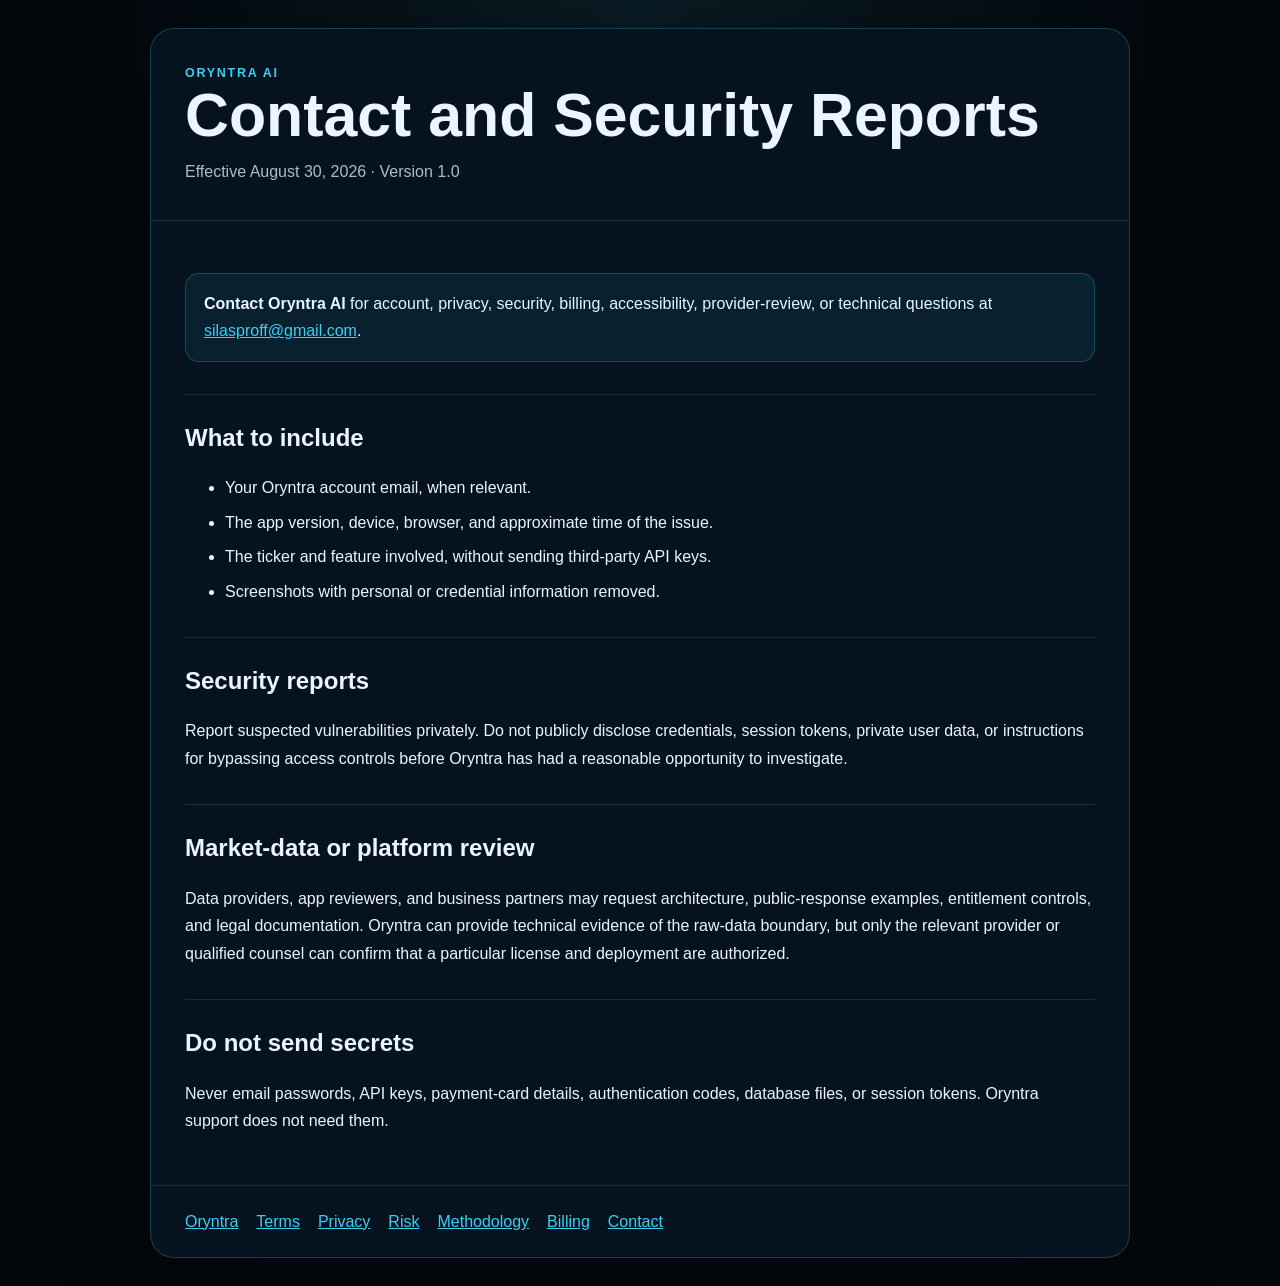
<file: server/frontend/legal/contact.html>
<html lang="en"><head><meta charset="utf-8"><meta name="viewport" content="width=device-width,initial-scale=1"><meta name="theme-color" content="#03070c"><meta name="description" content="How to contact Oryntra AI safely."><title>Contact and Security Reports | Oryntra AI</title><style>
:root{color-scheme:dark;--bg:#03070c;--panel:#07131f;--border:rgba(56,207,243,.24);--accent:#38cff3;--text:#eaf5ff;--muted:#a9bdcc;--warn:#fb7185;--ok:#2dd4bf}
*{box-sizing:border-box}body{margin:0;padding:28px 16px;background:radial-gradient(circle at top,rgba(56,207,243,.10),transparent 34rem),var(--bg);color:var(--text);font:16px/1.72 -apple-system,BlinkMacSystemFont,"Segoe UI",sans-serif}.shell{max-width:980px;margin:auto;background:rgba(7,19,31,.97);border:1px solid var(--border);border-radius:24px;overflow:hidden;box-shadow:0 28px 90px rgba(0,0,0,.35)}header{padding:34px;border-bottom:1px solid rgba(255,255,255,.1)}main{padding:34px}h1{font-size:clamp(2.2rem,6vw,3.8rem);margin:0 0 10px;line-height:1.05}h2{margin:32px 0 10px;padding-top:22px;border-top:1px solid rgba(255,255,255,.1)}h3{margin:20px 0 8px}.kicker{color:var(--accent);font-weight:800;letter-spacing:.14em;text-transform:uppercase;font-size:.78rem}.meta,.muted{color:var(--muted)}.notice,.warning,.success{padding:16px 18px;border-radius:14px;margin:18px 0}.notice{background:rgba(56,207,243,.08);border:1px solid var(--border)}.warning{background:rgba(251,113,133,.08);border:1px solid rgba(251,113,133,.45)}.success{background:rgba(45,212,191,.07);border:1px solid rgba(45,212,191,.3)}a{color:var(--accent)}li{margin:7px 0}code{background:rgba(255,255,255,.07);padding:.1rem .35rem;border-radius:5px}.toc{display:grid;grid-template-columns:repeat(auto-fit,minmax(220px,1fr));gap:8px 18px;padding:18px;border:1px solid rgba(255,255,255,.1);border-radius:16px;margin-bottom:28px}.toc a{text-decoration:none}footer{padding:22px 34px;border-top:1px solid rgba(255,255,255,.1);color:var(--muted)}footer nav{display:flex;flex-wrap:wrap;gap:12px 18px}@media(max-width:620px){header,main,footer{padding:22px}.shell{border-radius:18px}}
</style></head><body><article class="shell"><header><div class="kicker">Oryntra AI</div><h1>Contact and Security Reports</h1><div class="meta">Effective August 30, 2026 · Version 1.0</div></header><main>
<div class="notice"><strong>Contact Oryntra AI</strong> for account, privacy, security, billing, accessibility, provider-review, or technical questions at <a href="mailto:silasproff@gmail.com">silasproff@gmail.com</a>.</div>
<h2>What to include</h2><ul><li>Your Oryntra account email, when relevant.</li><li>The app version, device, browser, and approximate time of the issue.</li><li>The ticker and feature involved, without sending third-party API keys.</li><li>Screenshots with personal or credential information removed.</li></ul>
<h2>Security reports</h2><p>Report suspected vulnerabilities privately. Do not publicly disclose credentials, session tokens, private user data, or instructions for bypassing access controls before Oryntra has had a reasonable opportunity to investigate.</p>
<h2>Market-data or platform review</h2><p>Data providers, app reviewers, and business partners may request architecture, public-response examples, entitlement controls, and legal documentation. Oryntra can provide technical evidence of the raw-data boundary, but only the relevant provider or qualified counsel can confirm that a particular license and deployment are authorized.</p>
<h2>Do not send secrets</h2><p>Never email passwords, API keys, payment-card details, authentication codes, database files, or session tokens. Oryntra support does not need them.</p>
</main><footer><nav><a href="/">Oryntra</a><a href="/legal/terms">Terms</a><a href="/legal/privacy">Privacy</a><a href="/legal/risk-disclaimer">Risk</a><a href="/legal/methodology">Methodology</a><a href="/legal/refund">Billing</a><a href="/legal/contact">Contact</a></nav></footer></article></body></html>
</file>
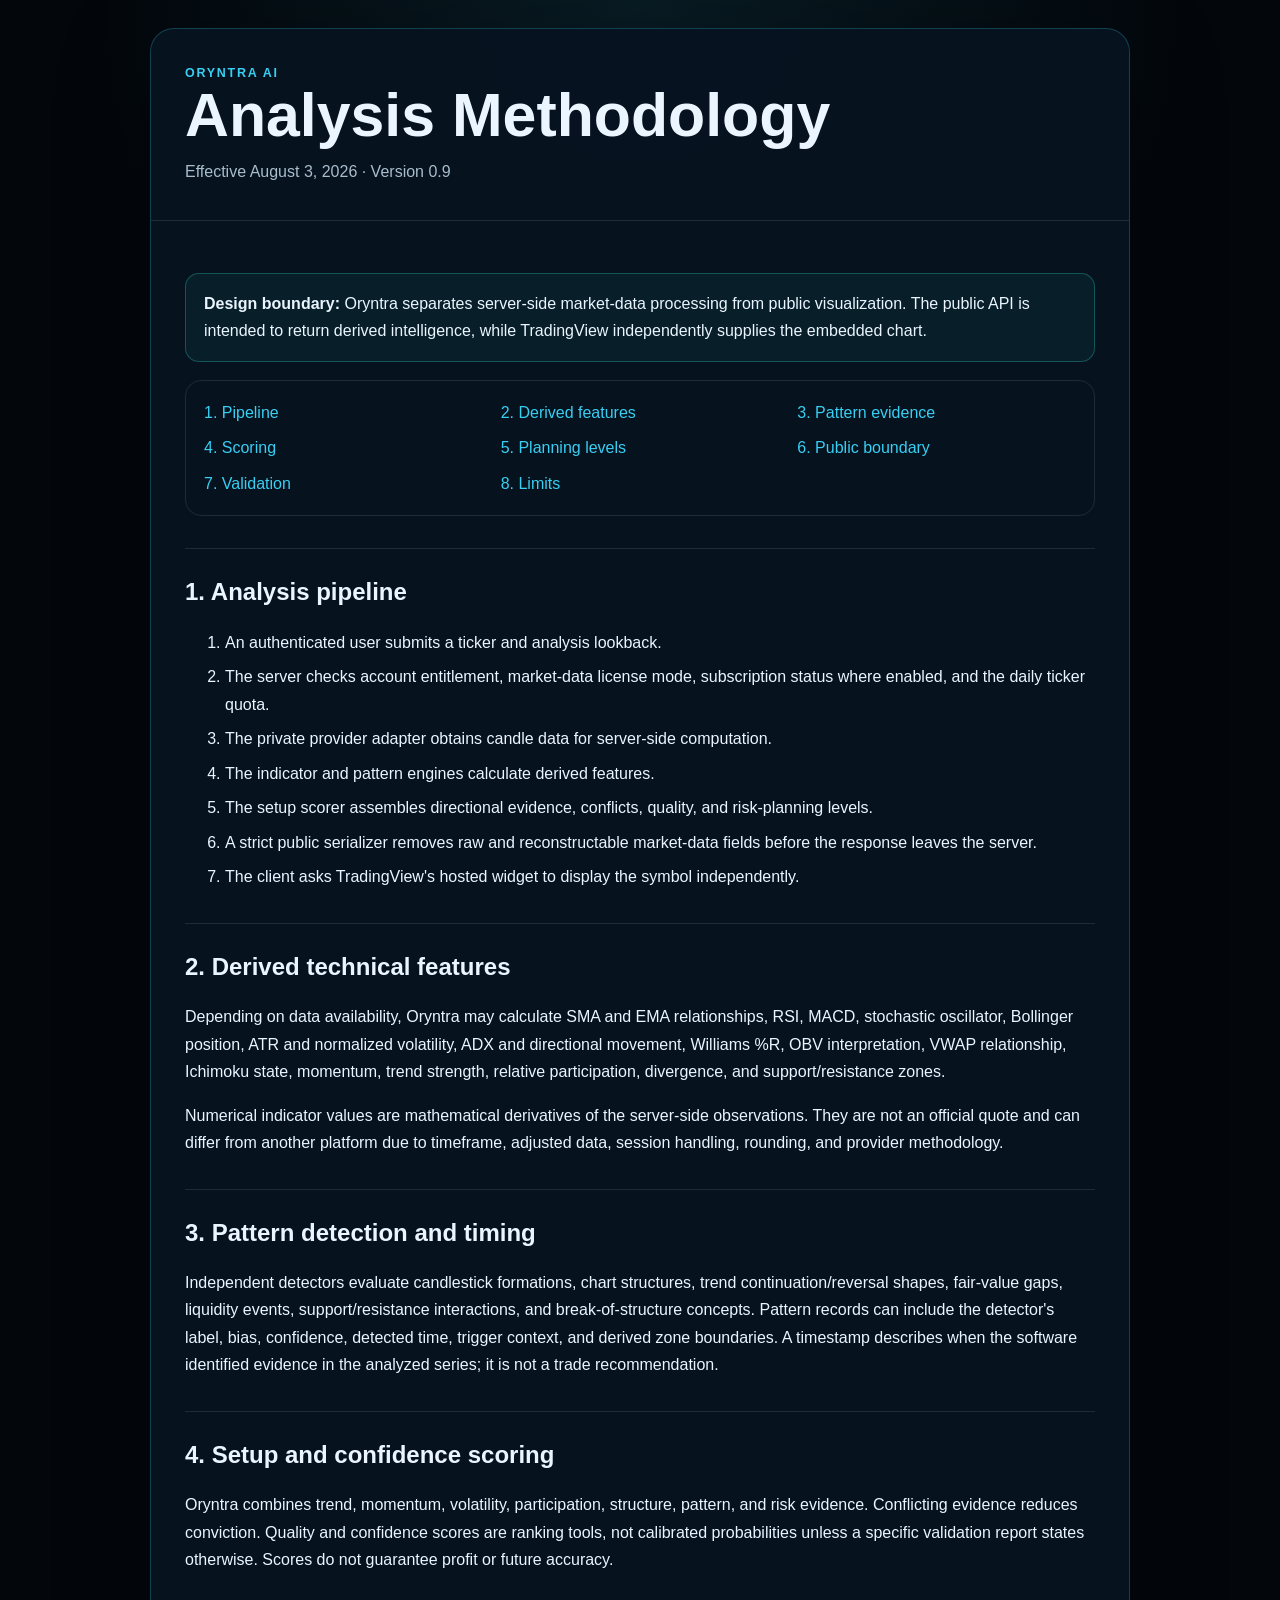
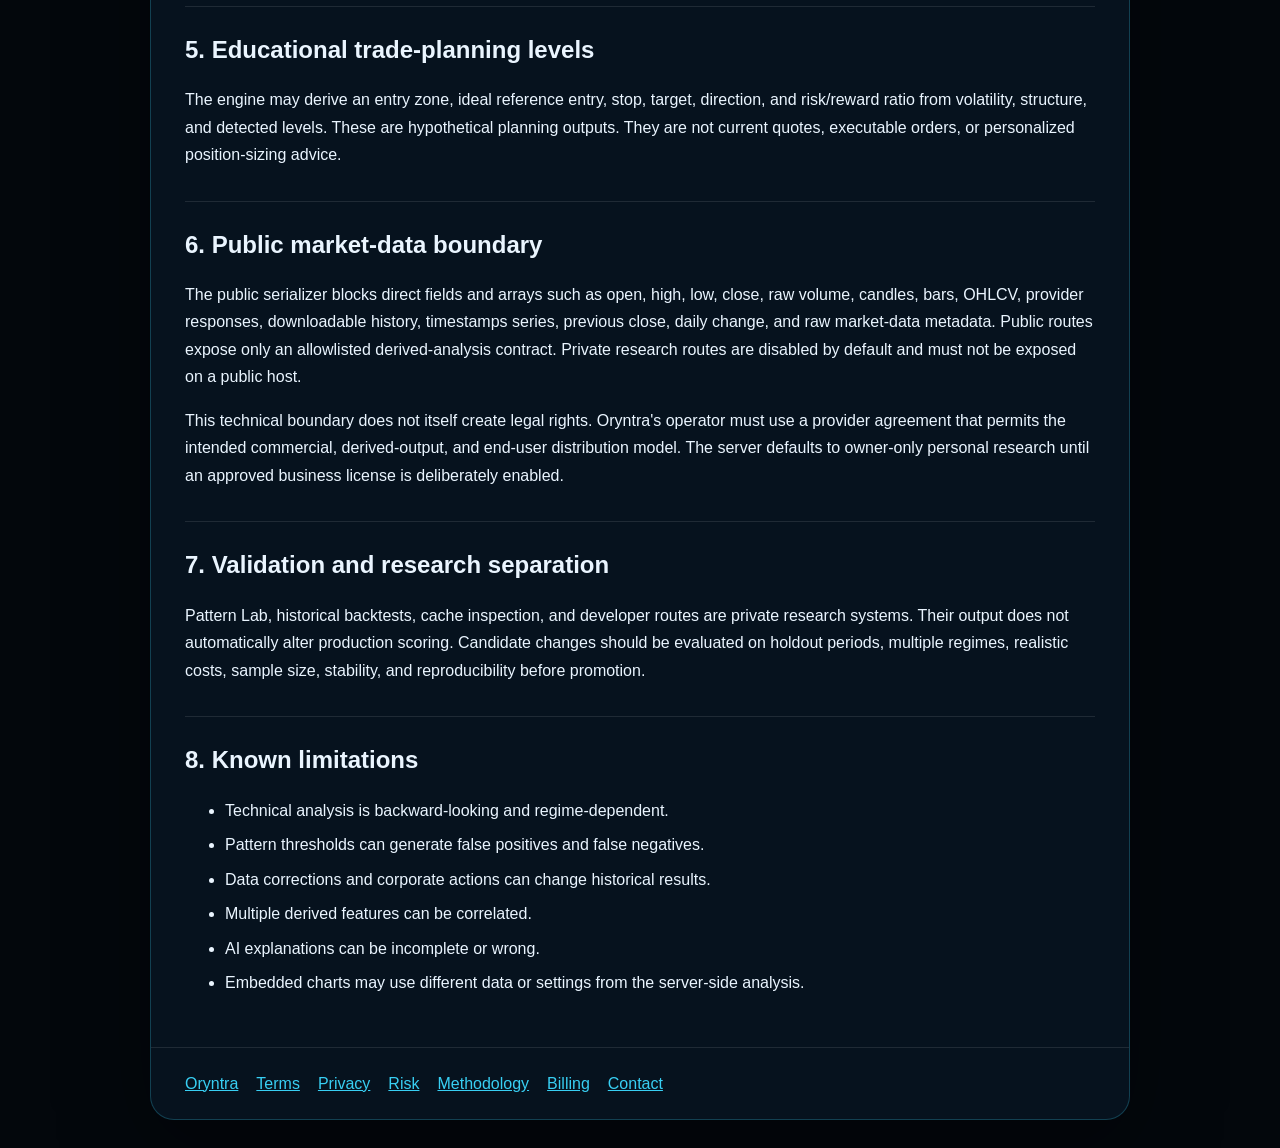
<file: server/frontend/legal/methodology.html>
<html lang="en"><head><meta charset="utf-8"><meta name="viewport" content="width=device-width,initial-scale=1"><meta name="theme-color" content="#03070c"><meta name="description" content="How Oryntra processes market data and publishes derived analysis."><title>Analysis Methodology | Oryntra AI</title><style>
:root{color-scheme:dark;--bg:#03070c;--panel:#07131f;--border:rgba(56,207,243,.24);--accent:#38cff3;--text:#eaf5ff;--muted:#a9bdcc;--warn:#fb7185;--ok:#2dd4bf}
*{box-sizing:border-box}body{margin:0;padding:28px 16px;background:radial-gradient(circle at top,rgba(56,207,243,.10),transparent 34rem),var(--bg);color:var(--text);font:16px/1.72 -apple-system,BlinkMacSystemFont,"Segoe UI",sans-serif}.shell{max-width:980px;margin:auto;background:rgba(7,19,31,.97);border:1px solid var(--border);border-radius:24px;overflow:hidden;box-shadow:0 28px 90px rgba(0,0,0,.35)}header{padding:34px;border-bottom:1px solid rgba(255,255,255,.1)}main{padding:34px}h1{font-size:clamp(2.2rem,6vw,3.8rem);margin:0 0 10px;line-height:1.05}h2{margin:32px 0 10px;padding-top:22px;border-top:1px solid rgba(255,255,255,.1)}h3{margin:20px 0 8px}.kicker{color:var(--accent);font-weight:800;letter-spacing:.14em;text-transform:uppercase;font-size:.78rem}.meta,.muted{color:var(--muted)}.notice,.warning,.success{padding:16px 18px;border-radius:14px;margin:18px 0}.notice{background:rgba(56,207,243,.08);border:1px solid var(--border)}.warning{background:rgba(251,113,133,.08);border:1px solid rgba(251,113,133,.45)}.success{background:rgba(45,212,191,.07);border:1px solid rgba(45,212,191,.3)}a{color:var(--accent)}li{margin:7px 0}code{background:rgba(255,255,255,.07);padding:.1rem .35rem;border-radius:5px}.toc{display:grid;grid-template-columns:repeat(auto-fit,minmax(220px,1fr));gap:8px 18px;padding:18px;border:1px solid rgba(255,255,255,.1);border-radius:16px;margin-bottom:28px}.toc a{text-decoration:none}footer{padding:22px 34px;border-top:1px solid rgba(255,255,255,.1);color:var(--muted)}footer nav{display:flex;flex-wrap:wrap;gap:12px 18px}@media(max-width:620px){header,main,footer{padding:22px}.shell{border-radius:18px}}
</style></head><body><article class="shell"><header><div class="kicker">Oryntra AI</div><h1>Analysis Methodology</h1><div class="meta">Effective August 3, 2026 · Version 0.9</div></header><main>
<div class="success"><strong>Design boundary:</strong> Oryntra separates server-side market-data processing from public visualization. The public API is intended to return derived intelligence, while TradingView independently supplies the embedded chart.</div>
<nav class="toc"><a href="#pipeline">1. Pipeline</a><a href="#features">2. Derived features</a><a href="#patterns">3. Pattern evidence</a><a href="#scoring">4. Scoring</a><a href="#plan">5. Planning levels</a><a href="#boundary">6. Public boundary</a><a href="#validation">7. Validation</a><a href="#limits">8. Limits</a></nav>
<h2 id="pipeline">1. Analysis pipeline</h2><ol><li>An authenticated user submits a ticker and analysis lookback.</li><li>The server checks account entitlement, market-data license mode, subscription status where enabled, and the daily ticker quota.</li><li>The private provider adapter obtains candle data for server-side computation.</li><li>The indicator and pattern engines calculate derived features.</li><li>The setup scorer assembles directional evidence, conflicts, quality, and risk-planning levels.</li><li>A strict public serializer removes raw and reconstructable market-data fields before the response leaves the server.</li><li>The client asks TradingView's hosted widget to display the symbol independently.</li></ol>
<h2 id="features">2. Derived technical features</h2><p>Depending on data availability, Oryntra may calculate SMA and EMA relationships, RSI, MACD, stochastic oscillator, Bollinger position, ATR and normalized volatility, ADX and directional movement, Williams %R, OBV interpretation, VWAP relationship, Ichimoku state, momentum, trend strength, relative participation, divergence, and support/resistance zones.</p><p>Numerical indicator values are mathematical derivatives of the server-side observations. They are not an official quote and can differ from another platform due to timeframe, adjusted data, session handling, rounding, and provider methodology.</p>
<h2 id="patterns">3. Pattern detection and timing</h2><p>Independent detectors evaluate candlestick formations, chart structures, trend continuation/reversal shapes, fair-value gaps, liquidity events, support/resistance interactions, and break-of-structure concepts. Pattern records can include the detector's label, bias, confidence, detected time, trigger context, and derived zone boundaries. A timestamp describes when the software identified evidence in the analyzed series; it is not a trade recommendation.</p>
<h2 id="scoring">4. Setup and confidence scoring</h2><p>Oryntra combines trend, momentum, volatility, participation, structure, pattern, and risk evidence. Conflicting evidence reduces conviction. Quality and confidence scores are ranking tools, not calibrated probabilities unless a specific validation report states otherwise. Scores do not guarantee profit or future accuracy.</p>
<h2 id="plan">5. Educational trade-planning levels</h2><p>The engine may derive an entry zone, ideal reference entry, stop, target, direction, and risk/reward ratio from volatility, structure, and detected levels. These are hypothetical planning outputs. They are not current quotes, executable orders, or personalized position-sizing advice.</p>
<h2 id="boundary">6. Public market-data boundary</h2><p>The public serializer blocks direct fields and arrays such as open, high, low, close, raw volume, candles, bars, OHLCV, provider responses, downloadable history, timestamps series, previous close, daily change, and raw market-data metadata. Public routes expose only an allowlisted derived-analysis contract. Private research routes are disabled by default and must not be exposed on a public host.</p><p>This technical boundary does not itself create legal rights. Oryntra's operator must use a provider agreement that permits the intended commercial, derived-output, and end-user distribution model. The server defaults to owner-only personal research until an approved business license is deliberately enabled.</p>
<h2 id="validation">7. Validation and research separation</h2><p>Pattern Lab, historical backtests, cache inspection, and developer routes are private research systems. Their output does not automatically alter production scoring. Candidate changes should be evaluated on holdout periods, multiple regimes, realistic costs, sample size, stability, and reproducibility before promotion.</p>
<h2 id="limits">8. Known limitations</h2><ul><li>Technical analysis is backward-looking and regime-dependent.</li><li>Pattern thresholds can generate false positives and false negatives.</li><li>Data corrections and corporate actions can change historical results.</li><li>Multiple derived features can be correlated.</li><li>AI explanations can be incomplete or wrong.</li><li>Embedded charts may use different data or settings from the server-side analysis.</li></ul>
</main><footer><nav><a href="/">Oryntra</a><a href="/legal/terms">Terms</a><a href="/legal/privacy">Privacy</a><a href="/legal/risk-disclaimer">Risk</a><a href="/legal/methodology">Methodology</a><a href="/legal/refund">Billing</a><a href="/legal/contact">Contact</a></nav></footer></article></body></html>
</file>
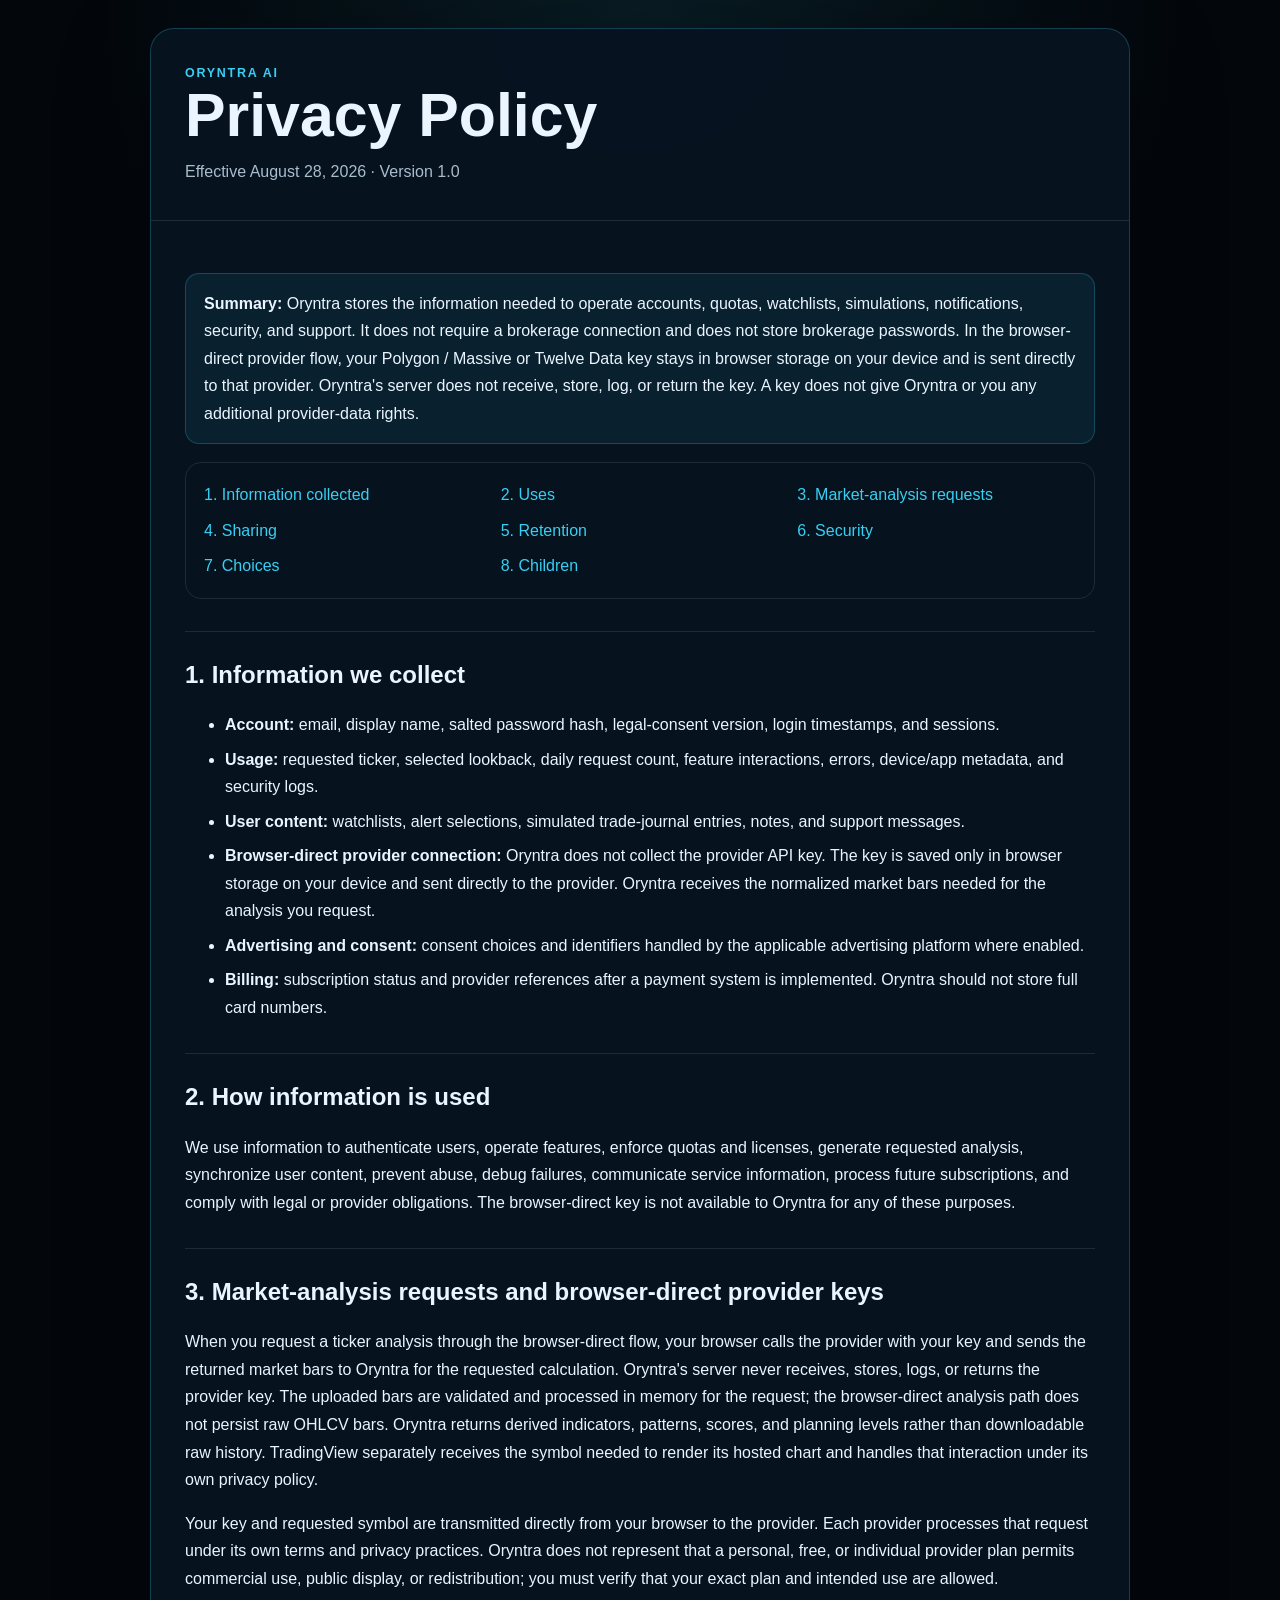
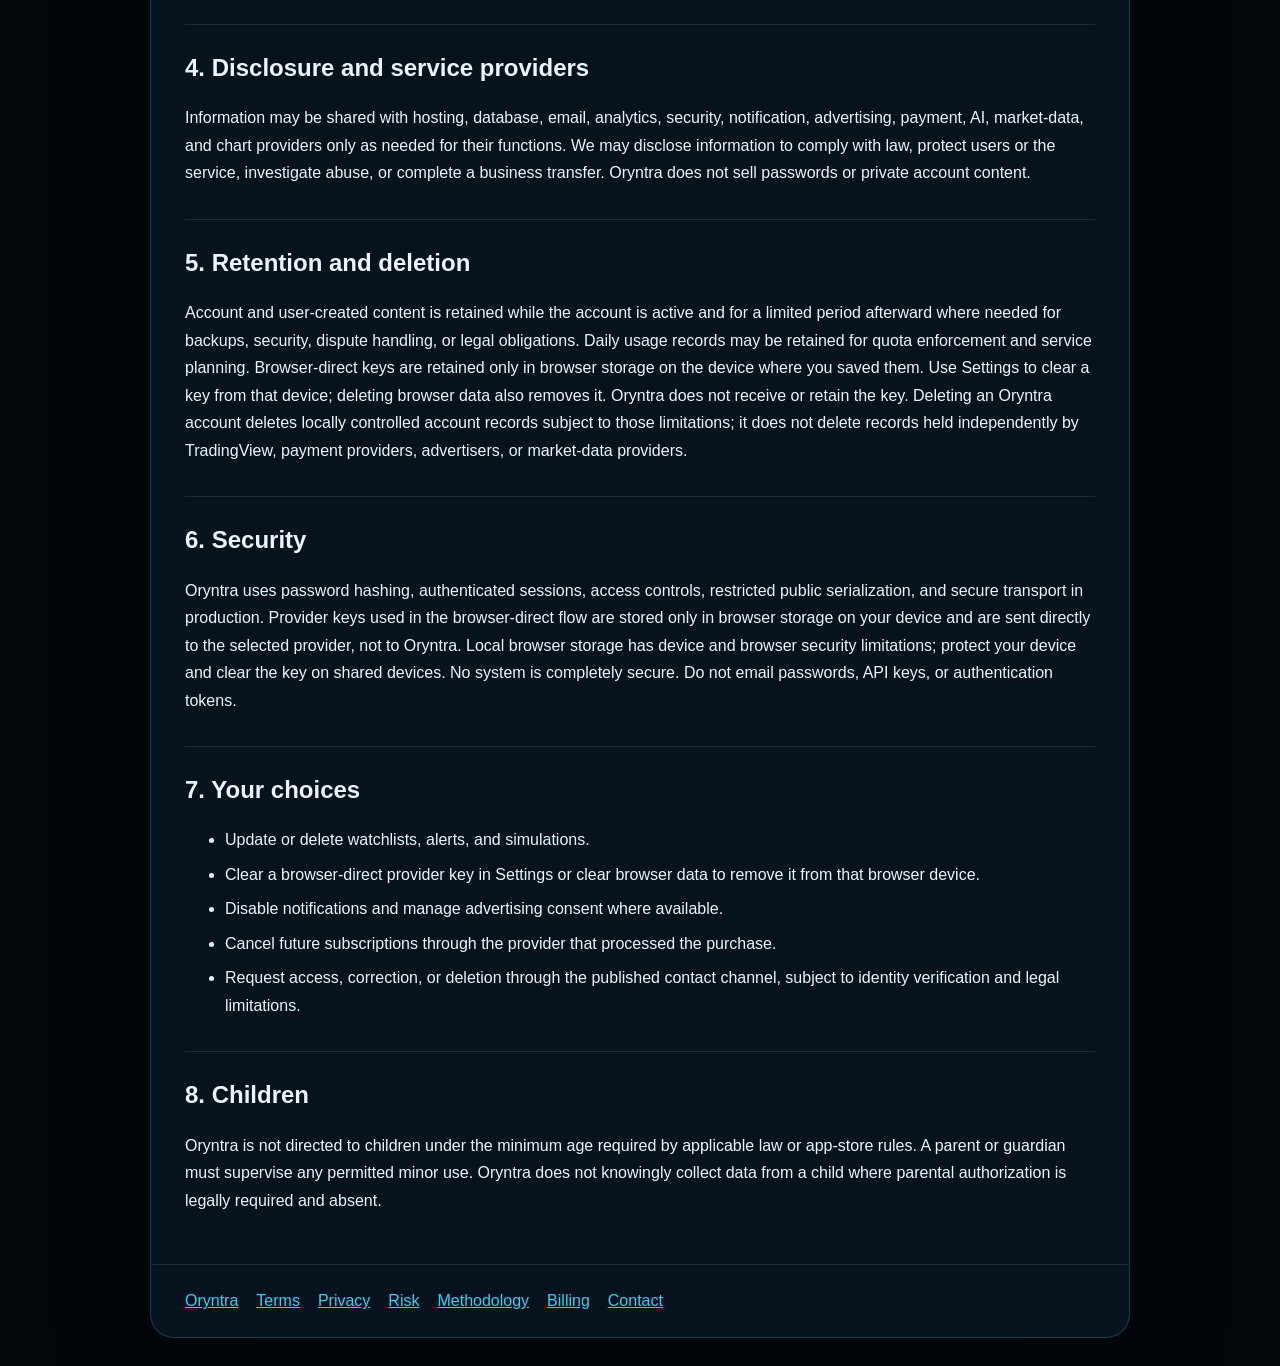
<file: server/frontend/legal/privacy.html>
<html lang="en"><head><meta charset="utf-8"><meta name="viewport" content="width=device-width,initial-scale=1"><meta name="theme-color" content="#03070c"><meta name="description" content="How Oryntra handles account, usage, analysis, and service data."><title>Privacy Policy | Oryntra AI</title><style>
:root{color-scheme:dark;--bg:#03070c;--panel:#07131f;--border:rgba(56,207,243,.24);--accent:#38cff3;--text:#eaf5ff;--muted:#a9bdcc;--warn:#fb7185;--ok:#2dd4bf}
*{box-sizing:border-box}body{margin:0;padding:28px 16px;background:radial-gradient(circle at top,rgba(56,207,243,.10),transparent 34rem),var(--bg);color:var(--text);font:16px/1.72 -apple-system,BlinkMacSystemFont,"Segoe UI",sans-serif}.shell{max-width:980px;margin:auto;background:rgba(7,19,31,.97);border:1px solid var(--border);border-radius:24px;overflow:hidden;box-shadow:0 28px 90px rgba(0,0,0,.35)}header{padding:34px;border-bottom:1px solid rgba(255,255,255,.1)}main{padding:34px}h1{font-size:clamp(2.2rem,6vw,3.8rem);margin:0 0 10px;line-height:1.05}h2{margin:32px 0 10px;padding-top:22px;border-top:1px solid rgba(255,255,255,.1)}h3{margin:20px 0 8px}.kicker{color:var(--accent);font-weight:800;letter-spacing:.14em;text-transform:uppercase;font-size:.78rem}.meta,.muted{color:var(--muted)}.notice,.warning,.success{padding:16px 18px;border-radius:14px;margin:18px 0}.notice{background:rgba(56,207,243,.08);border:1px solid var(--border)}.warning{background:rgba(251,113,133,.08);border:1px solid rgba(251,113,133,.45)}.success{background:rgba(45,212,191,.07);border:1px solid rgba(45,212,191,.3)}a{color:var(--accent)}li{margin:7px 0}code{background:rgba(255,255,255,.07);padding:.1rem .35rem;border-radius:5px}.toc{display:grid;grid-template-columns:repeat(auto-fit,minmax(220px,1fr));gap:8px 18px;padding:18px;border:1px solid rgba(255,255,255,.1);border-radius:16px;margin-bottom:28px}.toc a{text-decoration:none}footer{padding:22px 34px;border-top:1px solid rgba(255,255,255,.1);color:var(--muted)}footer nav{display:flex;flex-wrap:wrap;gap:12px 18px}@media(max-width:620px){header,main,footer{padding:22px}.shell{border-radius:18px}}
</style></head><body><article class="shell"><header><div class="kicker">Oryntra AI</div><h1>Privacy Policy</h1><div class="meta">Effective August 28, 2026 · Version 1.0</div></header><main>
<div class="notice"><strong>Summary:</strong> Oryntra stores the information needed to operate accounts, quotas, watchlists, simulations, notifications, security, and support. It does not require a brokerage connection and does not store brokerage passwords. In the browser-direct provider flow, your Polygon / Massive or Twelve Data key stays in browser storage on your device and is sent directly to that provider. Oryntra's server does not receive, store, log, or return the key. A key does not give Oryntra or you any additional provider-data rights.</div>
<nav class="toc"><a href="#collect">1. Information collected</a><a href="#use">2. Uses</a><a href="#market">3. Market-analysis requests</a><a href="#share">4. Sharing</a><a href="#retention">5. Retention</a><a href="#security">6. Security</a><a href="#choices">7. Choices</a><a href="#children">8. Children</a></nav>
<h2 id="collect">1. Information we collect</h2><ul><li><strong>Account:</strong> email, display name, salted password hash, legal-consent version, login timestamps, and sessions.</li><li><strong>Usage:</strong> requested ticker, selected lookback, daily request count, feature interactions, errors, device/app metadata, and security logs.</li><li><strong>User content:</strong> watchlists, alert selections, simulated trade-journal entries, notes, and support messages.</li><li><strong>Browser-direct provider connection:</strong> Oryntra does not collect the provider API key. The key is saved only in browser storage on your device and sent directly to the provider. Oryntra receives the normalized market bars needed for the analysis you request.</li><li><strong>Advertising and consent:</strong> consent choices and identifiers handled by the applicable advertising platform where enabled.</li><li><strong>Billing:</strong> subscription status and provider references after a payment system is implemented. Oryntra should not store full card numbers.</li></ul>
<h2 id="use">2. How information is used</h2><p>We use information to authenticate users, operate features, enforce quotas and licenses, generate requested analysis, synchronize user content, prevent abuse, debug failures, communicate service information, process future subscriptions, and comply with legal or provider obligations. The browser-direct key is not available to Oryntra for any of these purposes.</p>
<h2 id="market">3. Market-analysis requests and browser-direct provider keys</h2><p>When you request a ticker analysis through the browser-direct flow, your browser calls the provider with your key and sends the returned market bars to Oryntra for the requested calculation. Oryntra's server never receives, stores, logs, or returns the provider key. The uploaded bars are validated and processed in memory for the request; the browser-direct analysis path does not persist raw OHLCV bars. Oryntra returns derived indicators, patterns, scores, and planning levels rather than downloadable raw history. TradingView separately receives the symbol needed to render its hosted chart and handles that interaction under its own privacy policy.</p><p>Your key and requested symbol are transmitted directly from your browser to the provider. Each provider processes that request under its own terms and privacy practices. Oryntra does not represent that a personal, free, or individual provider plan permits commercial use, public display, or redistribution; you must verify that your exact plan and intended use are allowed.</p>
<h2 id="share">4. Disclosure and service providers</h2><p>Information may be shared with hosting, database, email, analytics, security, notification, advertising, payment, AI, market-data, and chart providers only as needed for their functions. We may disclose information to comply with law, protect users or the service, investigate abuse, or complete a business transfer. Oryntra does not sell passwords or private account content.</p>
<h2 id="retention">5. Retention and deletion</h2><p>Account and user-created content is retained while the account is active and for a limited period afterward where needed for backups, security, dispute handling, or legal obligations. Daily usage records may be retained for quota enforcement and service planning. Browser-direct keys are retained only in browser storage on the device where you saved them. Use Settings to clear a key from that device; deleting browser data also removes it. Oryntra does not receive or retain the key. Deleting an Oryntra account deletes locally controlled account records subject to those limitations; it does not delete records held independently by TradingView, payment providers, advertisers, or market-data providers.</p>
<h2 id="security">6. Security</h2><p>Oryntra uses password hashing, authenticated sessions, access controls, restricted public serialization, and secure transport in production. Provider keys used in the browser-direct flow are stored only in browser storage on your device and are sent directly to the selected provider, not to Oryntra. Local browser storage has device and browser security limitations; protect your device and clear the key on shared devices. No system is completely secure. Do not email passwords, API keys, or authentication tokens.</p>
<h2 id="choices">7. Your choices</h2><ul><li>Update or delete watchlists, alerts, and simulations.</li><li>Clear a browser-direct provider key in Settings or clear browser data to remove it from that browser device.</li><li>Disable notifications and manage advertising consent where available.</li><li>Cancel future subscriptions through the provider that processed the purchase.</li><li>Request access, correction, or deletion through the published contact channel, subject to identity verification and legal limitations.</li></ul>
<h2 id="children">8. Children</h2><p>Oryntra is not directed to children under the minimum age required by applicable law or app-store rules. A parent or guardian must supervise any permitted minor use. Oryntra does not knowingly collect data from a child where parental authorization is legally required and absent.</p>
</main><footer><nav><a href="/">Oryntra</a><a href="/legal/terms">Terms</a><a href="/legal/privacy">Privacy</a><a href="/legal/risk-disclaimer">Risk</a><a href="/legal/methodology">Methodology</a><a href="/legal/refund">Billing</a><a href="/legal/contact">Contact</a></nav></footer></article></body></html>
</file>
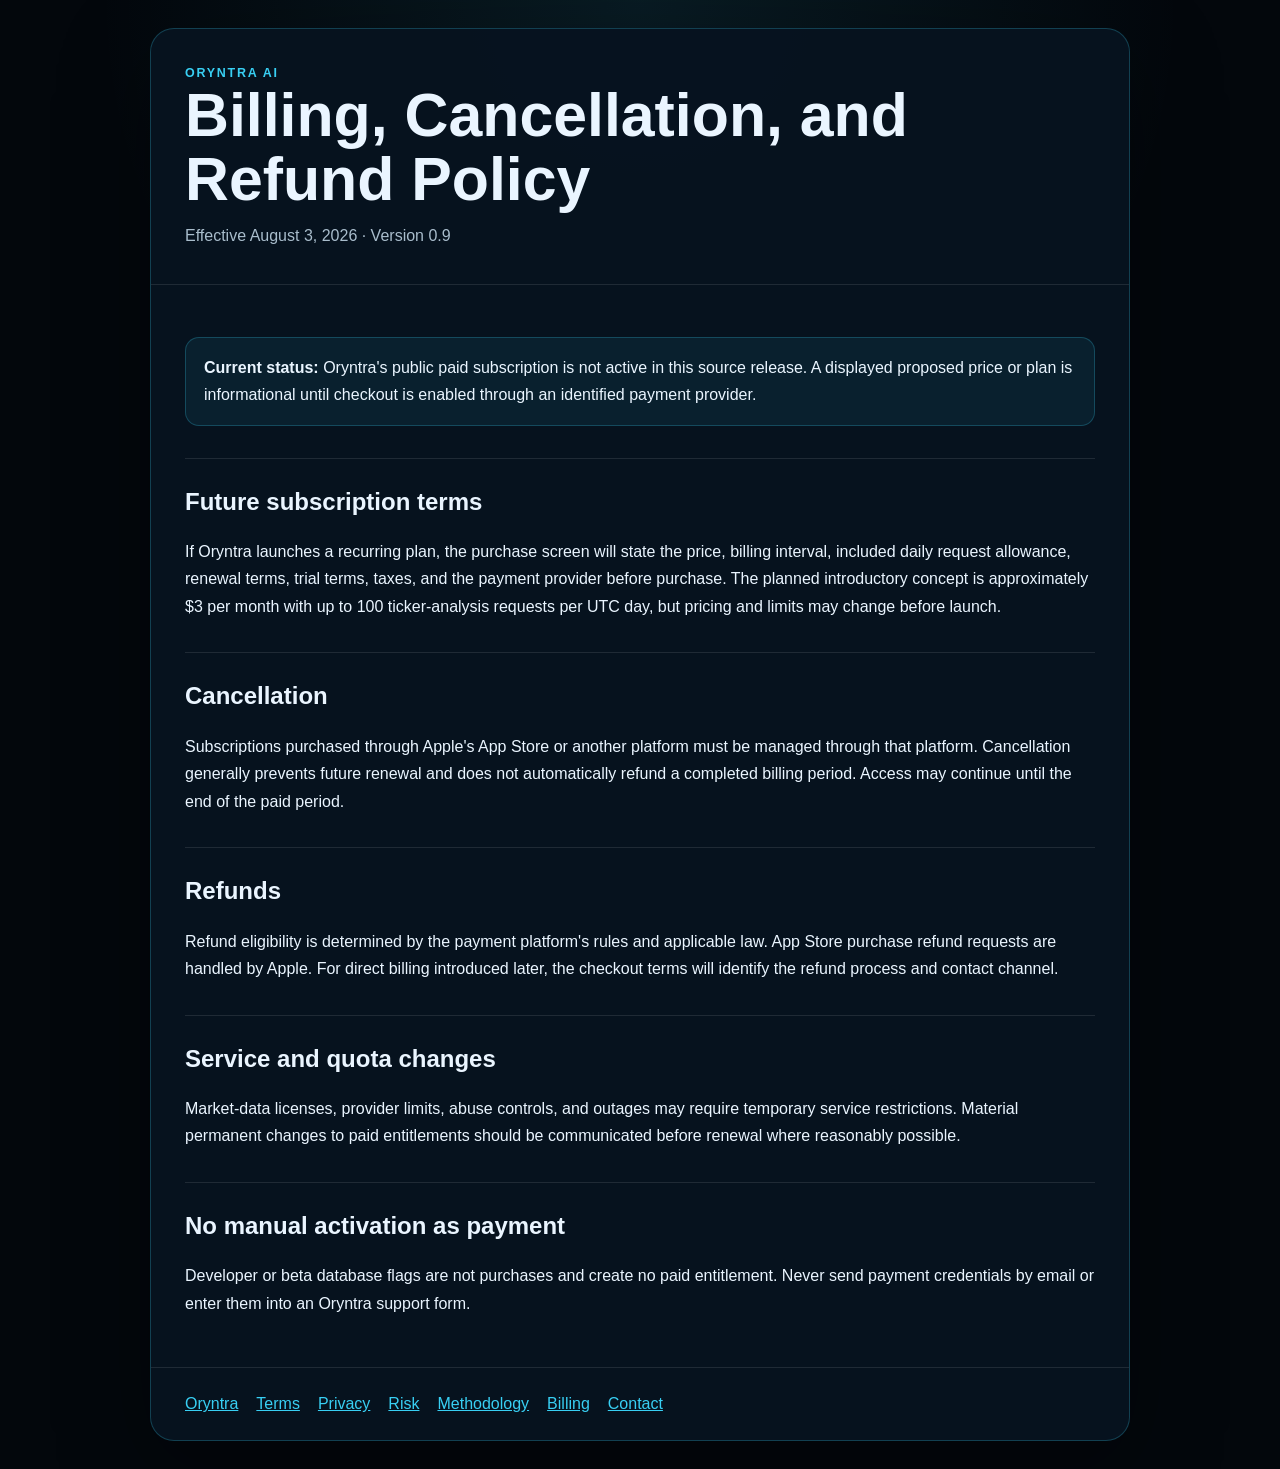
<file: server/frontend/legal/refund.html>
<html lang="en"><head><meta charset="utf-8"><meta name="viewport" content="width=device-width,initial-scale=1"><meta name="theme-color" content="#03070c"><meta name="description" content="Future Oryntra subscription and refund information."><title>Billing, Cancellation, and Refund Policy | Oryntra AI</title><style>
:root{color-scheme:dark;--bg:#03070c;--panel:#07131f;--border:rgba(56,207,243,.24);--accent:#38cff3;--text:#eaf5ff;--muted:#a9bdcc;--warn:#fb7185;--ok:#2dd4bf}
*{box-sizing:border-box}body{margin:0;padding:28px 16px;background:radial-gradient(circle at top,rgba(56,207,243,.10),transparent 34rem),var(--bg);color:var(--text);font:16px/1.72 -apple-system,BlinkMacSystemFont,"Segoe UI",sans-serif}.shell{max-width:980px;margin:auto;background:rgba(7,19,31,.97);border:1px solid var(--border);border-radius:24px;overflow:hidden;box-shadow:0 28px 90px rgba(0,0,0,.35)}header{padding:34px;border-bottom:1px solid rgba(255,255,255,.1)}main{padding:34px}h1{font-size:clamp(2.2rem,6vw,3.8rem);margin:0 0 10px;line-height:1.05}h2{margin:32px 0 10px;padding-top:22px;border-top:1px solid rgba(255,255,255,.1)}h3{margin:20px 0 8px}.kicker{color:var(--accent);font-weight:800;letter-spacing:.14em;text-transform:uppercase;font-size:.78rem}.meta,.muted{color:var(--muted)}.notice,.warning,.success{padding:16px 18px;border-radius:14px;margin:18px 0}.notice{background:rgba(56,207,243,.08);border:1px solid var(--border)}.warning{background:rgba(251,113,133,.08);border:1px solid rgba(251,113,133,.45)}.success{background:rgba(45,212,191,.07);border:1px solid rgba(45,212,191,.3)}a{color:var(--accent)}li{margin:7px 0}code{background:rgba(255,255,255,.07);padding:.1rem .35rem;border-radius:5px}.toc{display:grid;grid-template-columns:repeat(auto-fit,minmax(220px,1fr));gap:8px 18px;padding:18px;border:1px solid rgba(255,255,255,.1);border-radius:16px;margin-bottom:28px}.toc a{text-decoration:none}footer{padding:22px 34px;border-top:1px solid rgba(255,255,255,.1);color:var(--muted)}footer nav{display:flex;flex-wrap:wrap;gap:12px 18px}@media(max-width:620px){header,main,footer{padding:22px}.shell{border-radius:18px}}
</style></head><body><article class="shell"><header><div class="kicker">Oryntra AI</div><h1>Billing, Cancellation, and Refund Policy</h1><div class="meta">Effective August 3, 2026 · Version 0.9</div></header><main>
<div class="notice"><strong>Current status:</strong> Oryntra's public paid subscription is not active in this source release. A displayed proposed price or plan is informational until checkout is enabled through an identified payment provider.</div>
<h2>Future subscription terms</h2><p>If Oryntra launches a recurring plan, the purchase screen will state the price, billing interval, included daily request allowance, renewal terms, trial terms, taxes, and the payment provider before purchase. The planned introductory concept is approximately $3 per month with up to 100 ticker-analysis requests per UTC day, but pricing and limits may change before launch.</p>
<h2>Cancellation</h2><p>Subscriptions purchased through Apple's App Store or another platform must be managed through that platform. Cancellation generally prevents future renewal and does not automatically refund a completed billing period. Access may continue until the end of the paid period.</p>
<h2>Refunds</h2><p>Refund eligibility is determined by the payment platform's rules and applicable law. App Store purchase refund requests are handled by Apple. For direct billing introduced later, the checkout terms will identify the refund process and contact channel.</p>
<h2>Service and quota changes</h2><p>Market-data licenses, provider limits, abuse controls, and outages may require temporary service restrictions. Material permanent changes to paid entitlements should be communicated before renewal where reasonably possible.</p>
<h2>No manual activation as payment</h2><p>Developer or beta database flags are not purchases and create no paid entitlement. Never send payment credentials by email or enter them into an Oryntra support form.</p>
</main><footer><nav><a href="/">Oryntra</a><a href="/legal/terms">Terms</a><a href="/legal/privacy">Privacy</a><a href="/legal/risk-disclaimer">Risk</a><a href="/legal/methodology">Methodology</a><a href="/legal/refund">Billing</a><a href="/legal/contact">Contact</a></nav></footer></article></body></html>
</file>
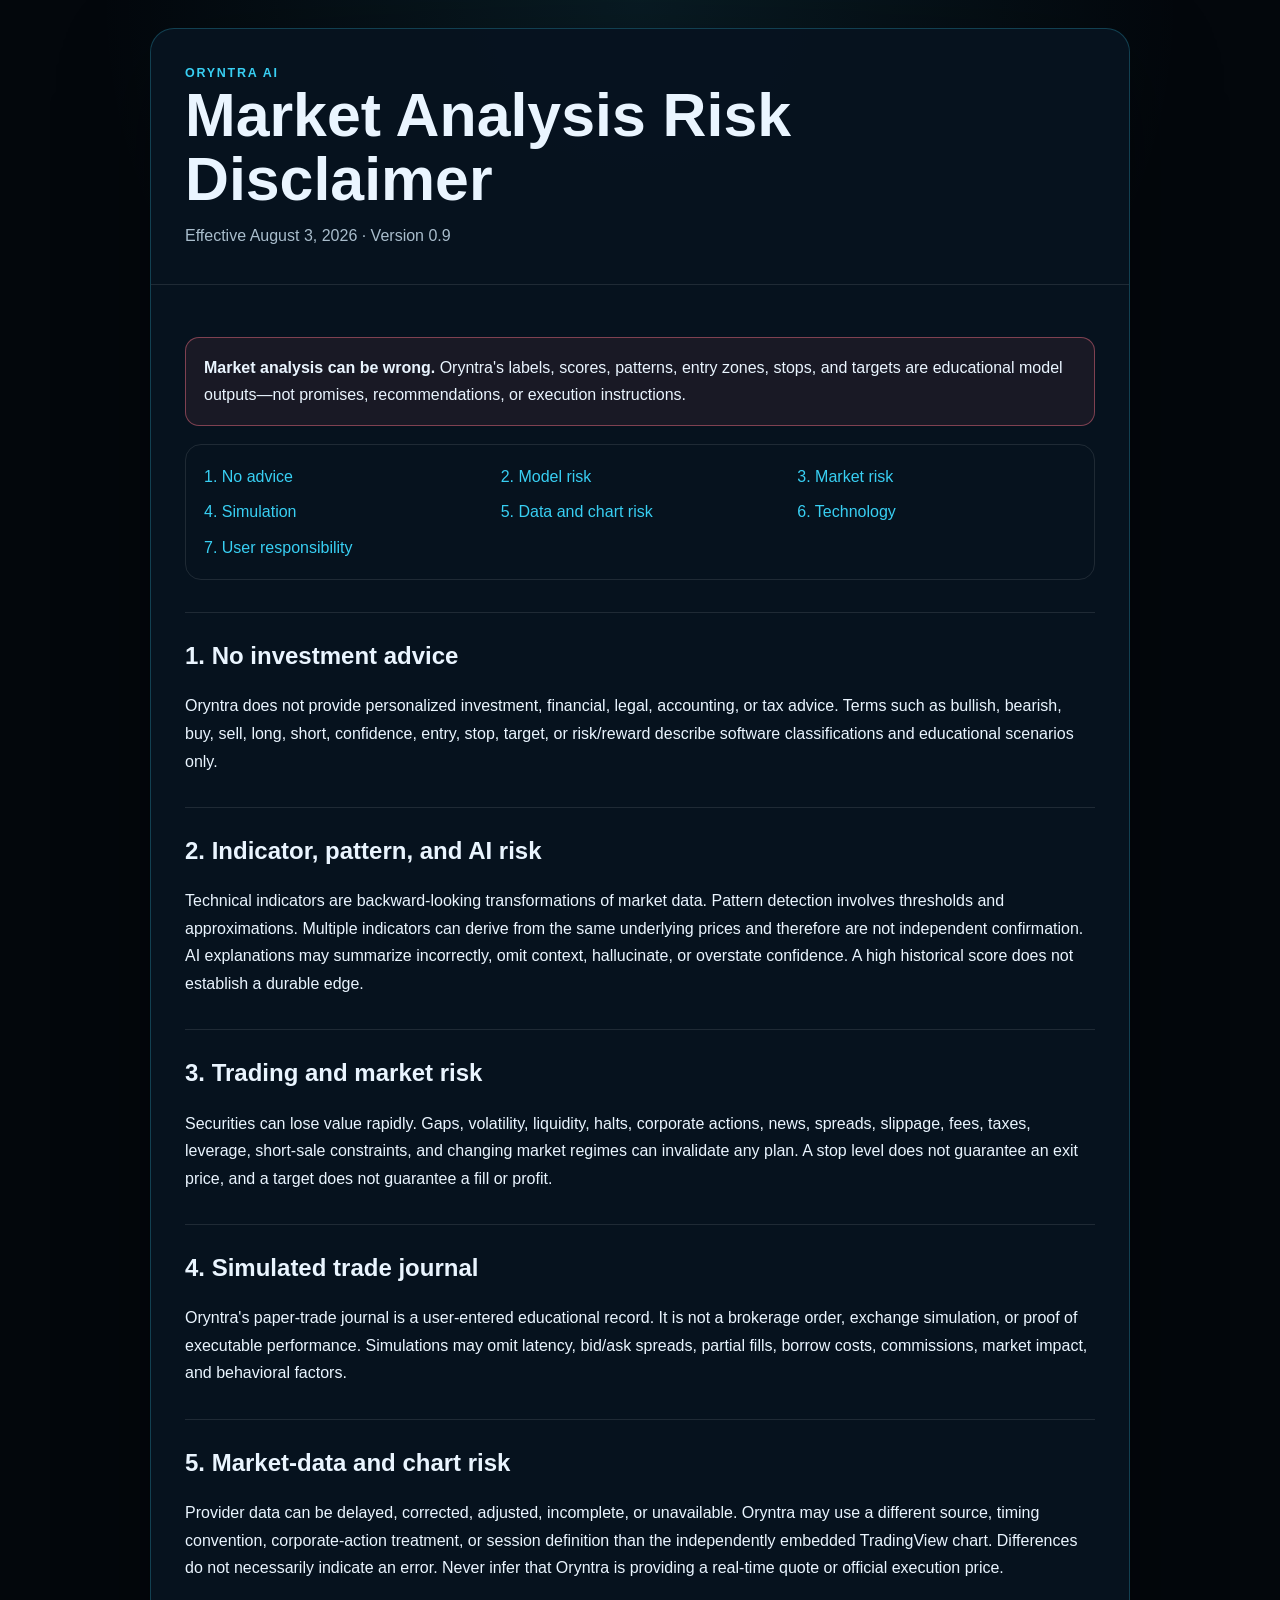
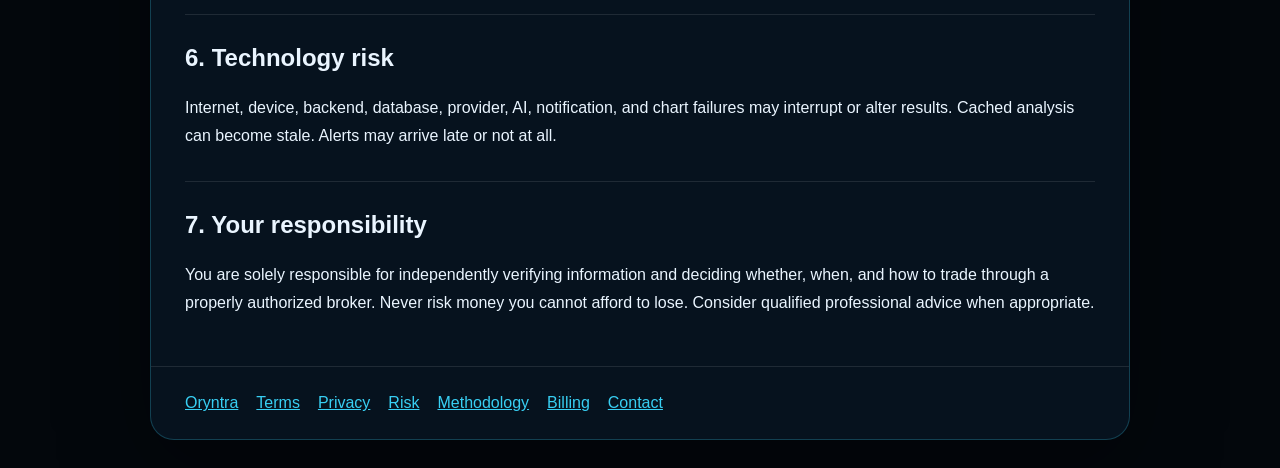
<file: server/frontend/legal/risk-disclaimer.html>
<html lang="en"><head><meta charset="utf-8"><meta name="viewport" content="width=device-width,initial-scale=1"><meta name="theme-color" content="#03070c"><meta name="description" content="Risk disclosures for Oryntra AI indicators, patterns, and simulations."><title>Market Analysis Risk Disclaimer | Oryntra AI</title><style>
:root{color-scheme:dark;--bg:#03070c;--panel:#07131f;--border:rgba(56,207,243,.24);--accent:#38cff3;--text:#eaf5ff;--muted:#a9bdcc;--warn:#fb7185;--ok:#2dd4bf}
*{box-sizing:border-box}body{margin:0;padding:28px 16px;background:radial-gradient(circle at top,rgba(56,207,243,.10),transparent 34rem),var(--bg);color:var(--text);font:16px/1.72 -apple-system,BlinkMacSystemFont,"Segoe UI",sans-serif}.shell{max-width:980px;margin:auto;background:rgba(7,19,31,.97);border:1px solid var(--border);border-radius:24px;overflow:hidden;box-shadow:0 28px 90px rgba(0,0,0,.35)}header{padding:34px;border-bottom:1px solid rgba(255,255,255,.1)}main{padding:34px}h1{font-size:clamp(2.2rem,6vw,3.8rem);margin:0 0 10px;line-height:1.05}h2{margin:32px 0 10px;padding-top:22px;border-top:1px solid rgba(255,255,255,.1)}h3{margin:20px 0 8px}.kicker{color:var(--accent);font-weight:800;letter-spacing:.14em;text-transform:uppercase;font-size:.78rem}.meta,.muted{color:var(--muted)}.notice,.warning,.success{padding:16px 18px;border-radius:14px;margin:18px 0}.notice{background:rgba(56,207,243,.08);border:1px solid var(--border)}.warning{background:rgba(251,113,133,.08);border:1px solid rgba(251,113,133,.45)}.success{background:rgba(45,212,191,.07);border:1px solid rgba(45,212,191,.3)}a{color:var(--accent)}li{margin:7px 0}code{background:rgba(255,255,255,.07);padding:.1rem .35rem;border-radius:5px}.toc{display:grid;grid-template-columns:repeat(auto-fit,minmax(220px,1fr));gap:8px 18px;padding:18px;border:1px solid rgba(255,255,255,.1);border-radius:16px;margin-bottom:28px}.toc a{text-decoration:none}footer{padding:22px 34px;border-top:1px solid rgba(255,255,255,.1);color:var(--muted)}footer nav{display:flex;flex-wrap:wrap;gap:12px 18px}@media(max-width:620px){header,main,footer{padding:22px}.shell{border-radius:18px}}
</style></head><body><article class="shell"><header><div class="kicker">Oryntra AI</div><h1>Market Analysis Risk Disclaimer</h1><div class="meta">Effective August 3, 2026 · Version 0.9</div></header><main>
<div class="warning"><strong>Market analysis can be wrong.</strong> Oryntra's labels, scores, patterns, entry zones, stops, and targets are educational model outputs—not promises, recommendations, or execution instructions.</div>
<nav class="toc"><a href="#advice">1. No advice</a><a href="#model">2. Model risk</a><a href="#market">3. Market risk</a><a href="#simulation">4. Simulation</a><a href="#data">5. Data and chart risk</a><a href="#technology">6. Technology</a><a href="#responsibility">7. User responsibility</a></nav>
<h2 id="advice">1. No investment advice</h2><p>Oryntra does not provide personalized investment, financial, legal, accounting, or tax advice. Terms such as bullish, bearish, buy, sell, long, short, confidence, entry, stop, target, or risk/reward describe software classifications and educational scenarios only.</p>
<h2 id="model">2. Indicator, pattern, and AI risk</h2><p>Technical indicators are backward-looking transformations of market data. Pattern detection involves thresholds and approximations. Multiple indicators can derive from the same underlying prices and therefore are not independent confirmation. AI explanations may summarize incorrectly, omit context, hallucinate, or overstate confidence. A high historical score does not establish a durable edge.</p>
<h2 id="market">3. Trading and market risk</h2><p>Securities can lose value rapidly. Gaps, volatility, liquidity, halts, corporate actions, news, spreads, slippage, fees, taxes, leverage, short-sale constraints, and changing market regimes can invalidate any plan. A stop level does not guarantee an exit price, and a target does not guarantee a fill or profit.</p>
<h2 id="simulation">4. Simulated trade journal</h2><p>Oryntra's paper-trade journal is a user-entered educational record. It is not a brokerage order, exchange simulation, or proof of executable performance. Simulations may omit latency, bid/ask spreads, partial fills, borrow costs, commissions, market impact, and behavioral factors.</p>
<h2 id="data">5. Market-data and chart risk</h2><p>Provider data can be delayed, corrected, adjusted, incomplete, or unavailable. Oryntra may use a different source, timing convention, corporate-action treatment, or session definition than the independently embedded TradingView chart. Differences do not necessarily indicate an error. Never infer that Oryntra is providing a real-time quote or official execution price.</p>
<h2 id="technology">6. Technology risk</h2><p>Internet, device, backend, database, provider, AI, notification, and chart failures may interrupt or alter results. Cached analysis can become stale. Alerts may arrive late or not at all.</p>
<h2 id="responsibility">7. Your responsibility</h2><p>You are solely responsible for independently verifying information and deciding whether, when, and how to trade through a properly authorized broker. Never risk money you cannot afford to lose. Consider qualified professional advice when appropriate.</p>
</main><footer><nav><a href="/">Oryntra</a><a href="/legal/terms">Terms</a><a href="/legal/privacy">Privacy</a><a href="/legal/risk-disclaimer">Risk</a><a href="/legal/methodology">Methodology</a><a href="/legal/refund">Billing</a><a href="/legal/contact">Contact</a></nav></footer></article></body></html>
</file>
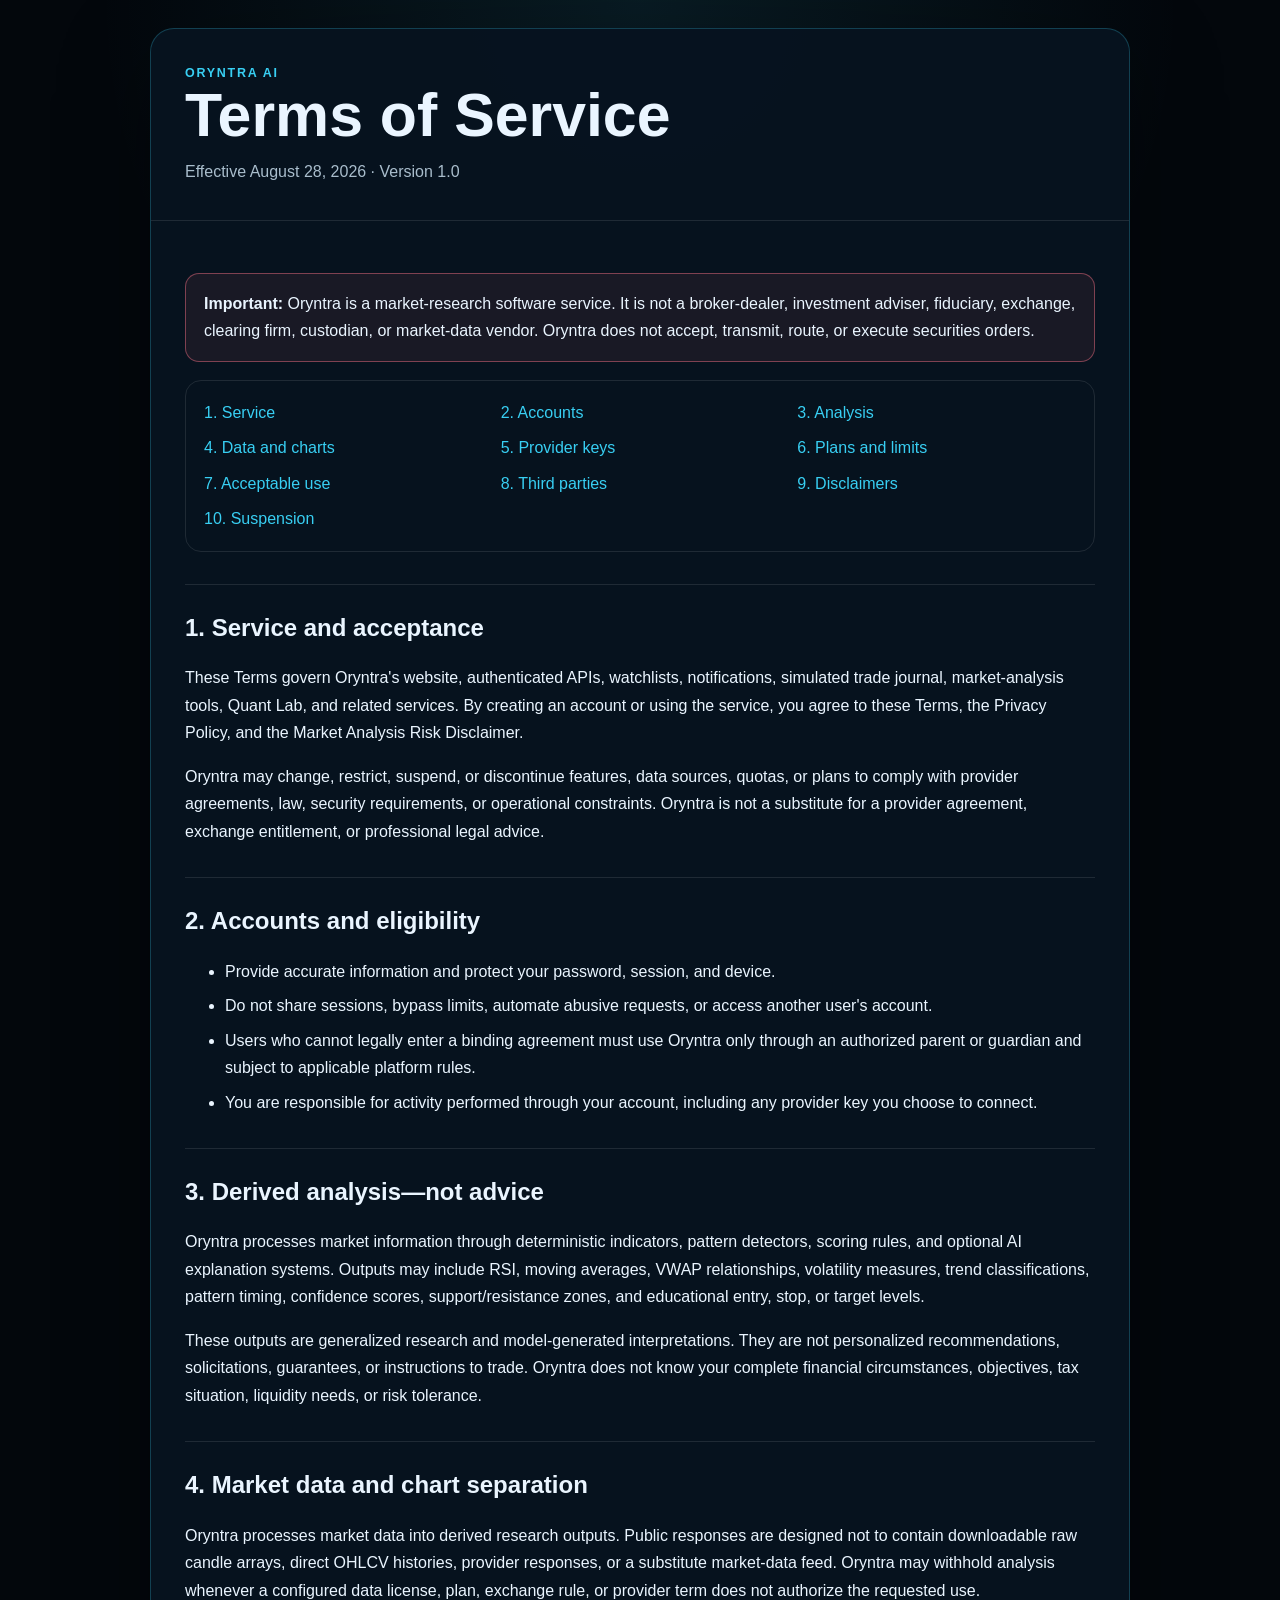
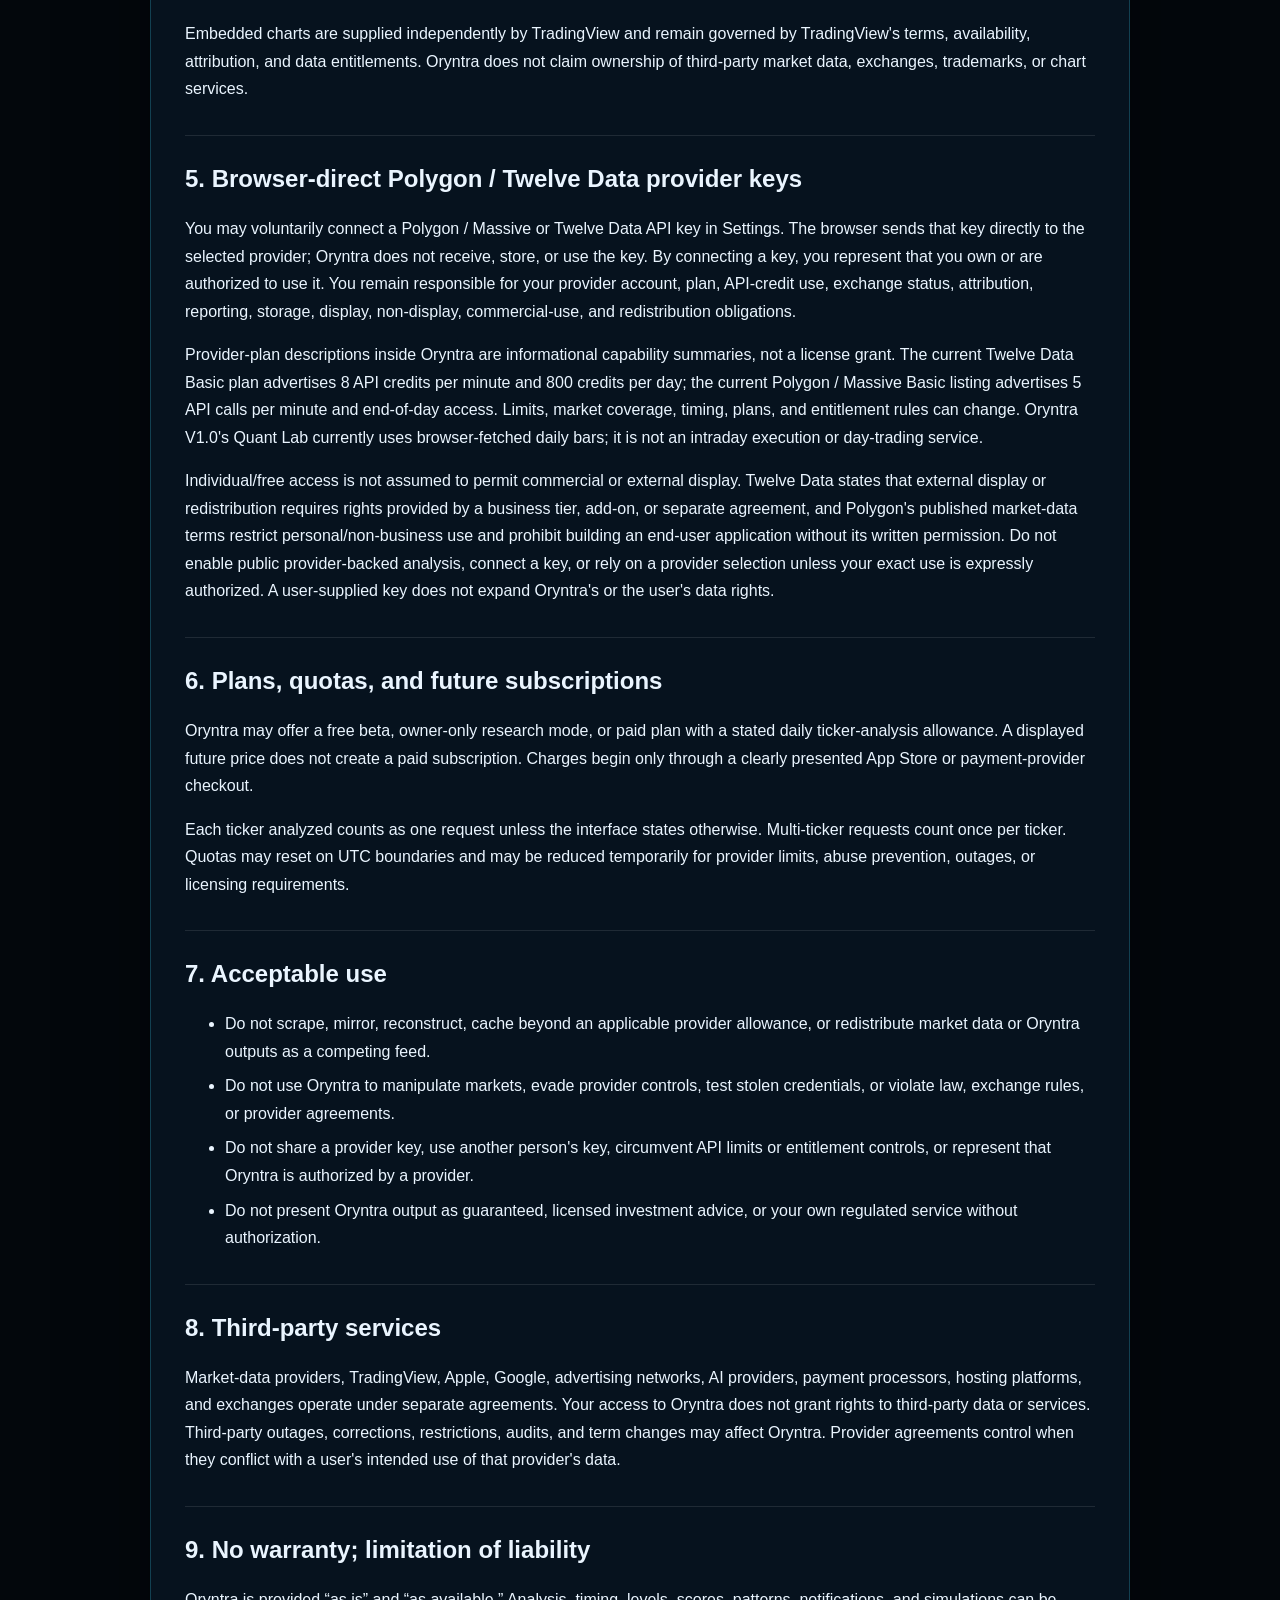
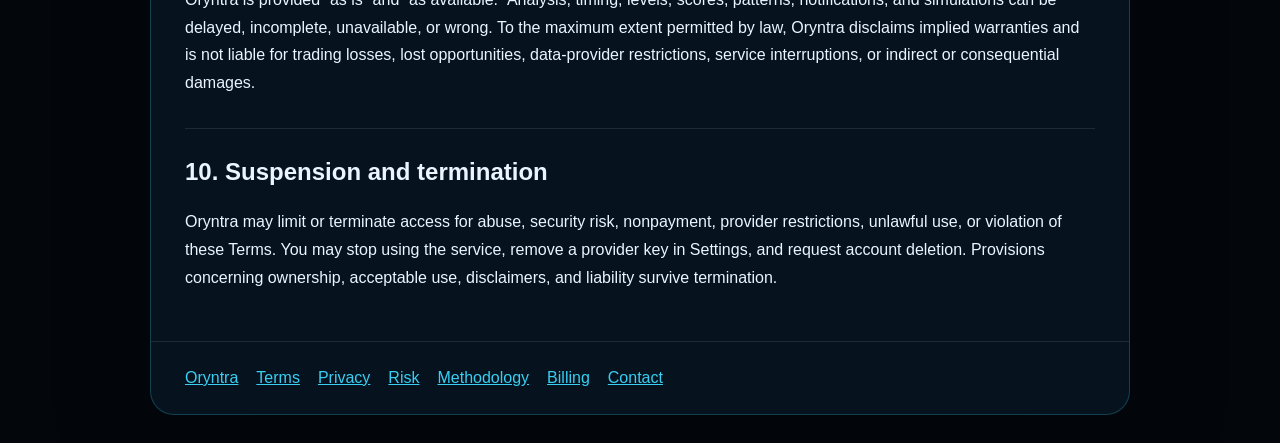
<file: server/frontend/legal/terms.html>
<html lang="en"><head><meta charset="utf-8"><meta name="viewport" content="width=device-width,initial-scale=1"><meta name="theme-color" content="#03070c"><meta name="description" content="Terms governing Oryntra AI market research and derived analysis."><title>Terms of Service | Oryntra AI</title><style>
:root{color-scheme:dark;--bg:#03070c;--panel:#07131f;--border:rgba(56,207,243,.24);--accent:#38cff3;--text:#eaf5ff;--muted:#a9bdcc;--warn:#fb7185;--ok:#2dd4bf}
*{box-sizing:border-box}body{margin:0;padding:28px 16px;background:radial-gradient(circle at top,rgba(56,207,243,.10),transparent 34rem),var(--bg);color:var(--text);font:16px/1.72 -apple-system,BlinkMacSystemFont,"Segoe UI",sans-serif}.shell{max-width:980px;margin:auto;background:rgba(7,19,31,.97);border:1px solid var(--border);border-radius:24px;overflow:hidden;box-shadow:0 28px 90px rgba(0,0,0,.35)}header{padding:34px;border-bottom:1px solid rgba(255,255,255,.1)}main{padding:34px}h1{font-size:clamp(2.2rem,6vw,3.8rem);margin:0 0 10px;line-height:1.05}h2{margin:32px 0 10px;padding-top:22px;border-top:1px solid rgba(255,255,255,.1)}h3{margin:20px 0 8px}.kicker{color:var(--accent);font-weight:800;letter-spacing:.14em;text-transform:uppercase;font-size:.78rem}.meta,.muted{color:var(--muted)}.notice,.warning,.success{padding:16px 18px;border-radius:14px;margin:18px 0}.notice{background:rgba(56,207,243,.08);border:1px solid var(--border)}.warning{background:rgba(251,113,133,.08);border:1px solid rgba(251,113,133,.45)}.success{background:rgba(45,212,191,.07);border:1px solid rgba(45,212,191,.3)}a{color:var(--accent)}li{margin:7px 0}code{background:rgba(255,255,255,.07);padding:.1rem .35rem;border-radius:5px}.toc{display:grid;grid-template-columns:repeat(auto-fit,minmax(220px,1fr));gap:8px 18px;padding:18px;border:1px solid rgba(255,255,255,.1);border-radius:16px;margin-bottom:28px}.toc a{text-decoration:none}footer{padding:22px 34px;border-top:1px solid rgba(255,255,255,.1);color:var(--muted)}footer nav{display:flex;flex-wrap:wrap;gap:12px 18px}@media(max-width:620px){header,main,footer{padding:22px}.shell{border-radius:18px}}
</style></head><body><article class="shell"><header><div class="kicker">Oryntra AI</div><h1>Terms of Service</h1><div class="meta">Effective August 28, 2026 · Version 1.0</div></header><main>
<div class="warning"><strong>Important:</strong> Oryntra is a market-research software service. It is not a broker-dealer, investment adviser, fiduciary, exchange, clearing firm, custodian, or market-data vendor. Oryntra does not accept, transmit, route, or execute securities orders.</div>
<nav class="toc"><a href="#service">1. Service</a><a href="#accounts">2. Accounts</a><a href="#analysis">3. Analysis</a><a href="#data">4. Data and charts</a><a href="#provider-keys">5. Provider keys</a><a href="#plans">6. Plans and limits</a><a href="#conduct">7. Acceptable use</a><a href="#thirdparty">8. Third parties</a><a href="#warranty">9. Disclaimers</a><a href="#termination">10. Suspension</a></nav>
<h2 id="service">1. Service and acceptance</h2><p>These Terms govern Oryntra's website, authenticated APIs, watchlists, notifications, simulated trade journal, market-analysis tools, Quant Lab, and related services. By creating an account or using the service, you agree to these Terms, the Privacy Policy, and the Market Analysis Risk Disclaimer.</p><p>Oryntra may change, restrict, suspend, or discontinue features, data sources, quotas, or plans to comply with provider agreements, law, security requirements, or operational constraints. Oryntra is not a substitute for a provider agreement, exchange entitlement, or professional legal advice.</p>
<h2 id="accounts">2. Accounts and eligibility</h2><ul><li>Provide accurate information and protect your password, session, and device.</li><li>Do not share sessions, bypass limits, automate abusive requests, or access another user's account.</li><li>Users who cannot legally enter a binding agreement must use Oryntra only through an authorized parent or guardian and subject to applicable platform rules.</li><li>You are responsible for activity performed through your account, including any provider key you choose to connect.</li></ul>
<h2 id="analysis">3. Derived analysis—not advice</h2><p>Oryntra processes market information through deterministic indicators, pattern detectors, scoring rules, and optional AI explanation systems. Outputs may include RSI, moving averages, VWAP relationships, volatility measures, trend classifications, pattern timing, confidence scores, support/resistance zones, and educational entry, stop, or target levels.</p><p>These outputs are generalized research and model-generated interpretations. They are not personalized recommendations, solicitations, guarantees, or instructions to trade. Oryntra does not know your complete financial circumstances, objectives, tax situation, liquidity needs, or risk tolerance.</p>
<h2 id="data">4. Market data and chart separation</h2><p>Oryntra processes market data into derived research outputs. Public responses are designed not to contain downloadable raw candle arrays, direct OHLCV histories, provider responses, or a substitute market-data feed. Oryntra may withhold analysis whenever a configured data license, plan, exchange rule, or provider term does not authorize the requested use.</p><p>Embedded charts are supplied independently by TradingView and remain governed by TradingView's terms, availability, attribution, and data entitlements. Oryntra does not claim ownership of third-party market data, exchanges, trademarks, or chart services.</p>
<h2 id="provider-keys">5. Browser-direct Polygon / Twelve Data provider keys</h2><p>You may voluntarily connect a Polygon / Massive or Twelve Data API key in Settings. The browser sends that key directly to the selected provider; Oryntra does not receive, store, or use the key. By connecting a key, you represent that you own or are authorized to use it. You remain responsible for your provider account, plan, API-credit use, exchange status, attribution, reporting, storage, display, non-display, commercial-use, and redistribution obligations.</p><p>Provider-plan descriptions inside Oryntra are informational capability summaries, not a license grant. The current Twelve Data Basic plan advertises 8 API credits per minute and 800 credits per day; the current Polygon / Massive Basic listing advertises 5 API calls per minute and end-of-day access. Limits, market coverage, timing, plans, and entitlement rules can change. Oryntra V1.0's Quant Lab currently uses browser-fetched daily bars; it is not an intraday execution or day-trading service.</p><p>Individual/free access is not assumed to permit commercial or external display. Twelve Data states that external display or redistribution requires rights provided by a business tier, add-on, or separate agreement, and Polygon's published market-data terms restrict personal/non-business use and prohibit building an end-user application without its written permission. Do not enable public provider-backed analysis, connect a key, or rely on a provider selection unless your exact use is expressly authorized. A user-supplied key does not expand Oryntra's or the user's data rights.</p>
<h2 id="plans">6. Plans, quotas, and future subscriptions</h2><p>Oryntra may offer a free beta, owner-only research mode, or paid plan with a stated daily ticker-analysis allowance. A displayed future price does not create a paid subscription. Charges begin only through a clearly presented App Store or payment-provider checkout.</p><p>Each ticker analyzed counts as one request unless the interface states otherwise. Multi-ticker requests count once per ticker. Quotas may reset on UTC boundaries and may be reduced temporarily for provider limits, abuse prevention, outages, or licensing requirements.</p>
<h2 id="conduct">7. Acceptable use</h2><ul><li>Do not scrape, mirror, reconstruct, cache beyond an applicable provider allowance, or redistribute market data or Oryntra outputs as a competing feed.</li><li>Do not use Oryntra to manipulate markets, evade provider controls, test stolen credentials, or violate law, exchange rules, or provider agreements.</li><li>Do not share a provider key, use another person's key, circumvent API limits or entitlement controls, or represent that Oryntra is authorized by a provider.</li><li>Do not present Oryntra output as guaranteed, licensed investment advice, or your own regulated service without authorization.</li></ul>
<h2 id="thirdparty">8. Third-party services</h2><p>Market-data providers, TradingView, Apple, Google, advertising networks, AI providers, payment processors, hosting platforms, and exchanges operate under separate agreements. Your access to Oryntra does not grant rights to third-party data or services. Third-party outages, corrections, restrictions, audits, and term changes may affect Oryntra. Provider agreements control when they conflict with a user's intended use of that provider's data.</p>
<h2 id="warranty">9. No warranty; limitation of liability</h2><p>Oryntra is provided “as is” and “as available.” Analysis, timing, levels, scores, patterns, notifications, and simulations can be delayed, incomplete, unavailable, or wrong. To the maximum extent permitted by law, Oryntra disclaims implied warranties and is not liable for trading losses, lost opportunities, data-provider restrictions, service interruptions, or indirect or consequential damages.</p>
<h2 id="termination">10. Suspension and termination</h2><p>Oryntra may limit or terminate access for abuse, security risk, nonpayment, provider restrictions, unlawful use, or violation of these Terms. You may stop using the service, remove a provider key in Settings, and request account deletion. Provisions concerning ownership, acceptable use, disclaimers, and liability survive termination.</p>
</main><footer><nav><a href="/">Oryntra</a><a href="/legal/terms">Terms</a><a href="/legal/privacy">Privacy</a><a href="/legal/risk-disclaimer">Risk</a><a href="/legal/methodology">Methodology</a><a href="/legal/refund">Billing</a><a href="/legal/contact">Contact</a></nav></footer></article></body></html>
</file>
